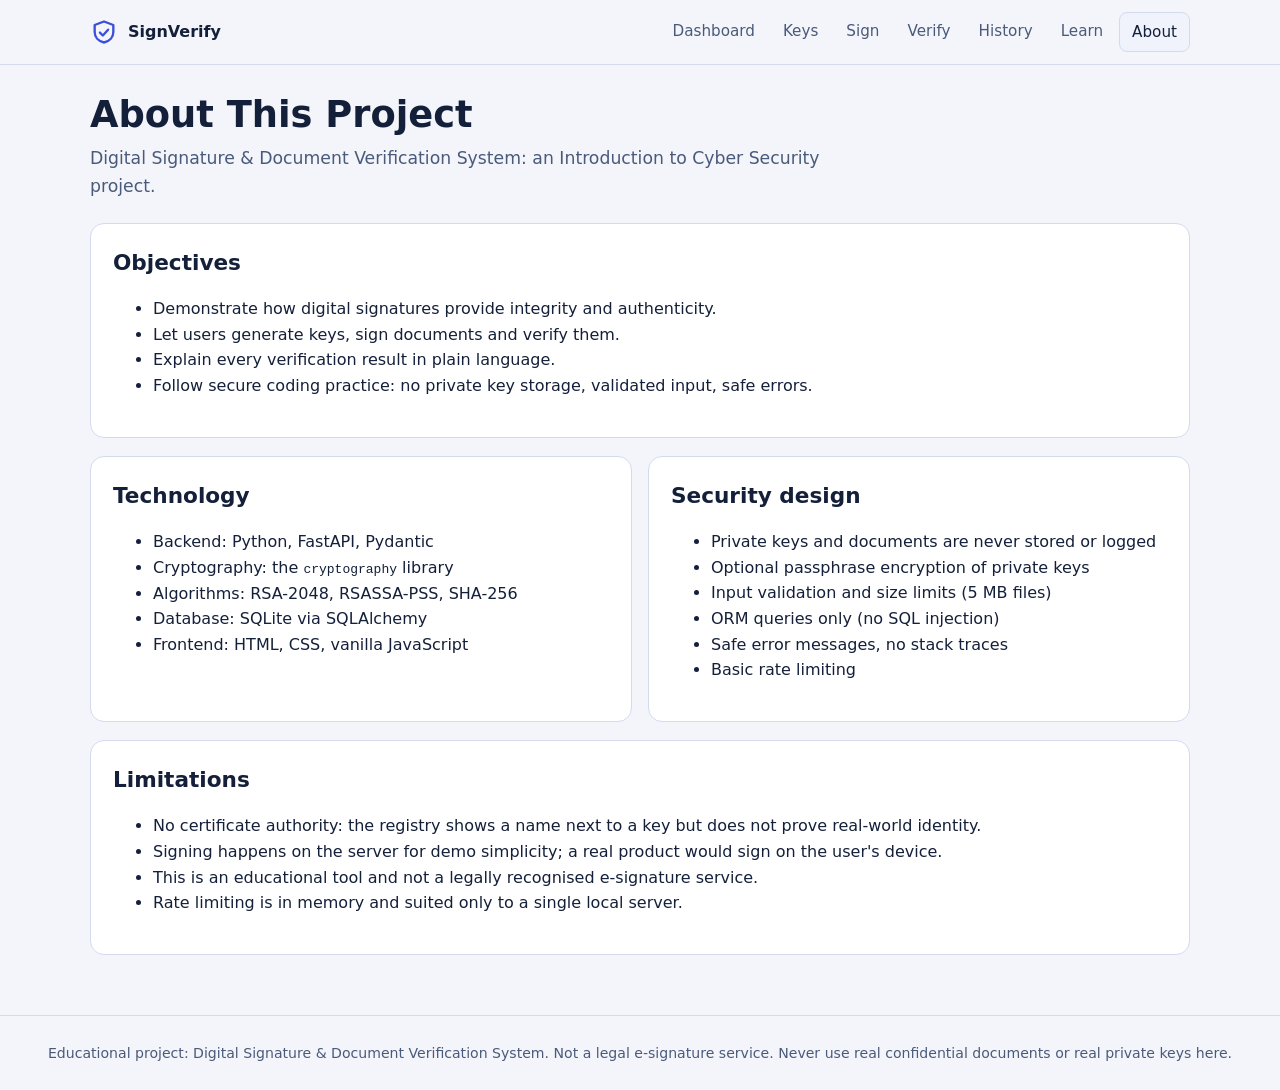
<file: frontend/about.html>
<!DOCTYPE html>
<html lang="en">
<head>
<meta charset="UTF-8">
<meta name="viewport" content="width=device-width, initial-scale=1">
<meta name="description" content="Educational digital signature and document verification system">
<title>About | SignVerify</title>
<link rel="stylesheet" href="css/style.css">
</head>
<body>
<a class="skip-link" href="#main">Skip to content</a>
<header id="site-header"></header>
<main id="main">
<h1>About This Project</h1>
<p class="lead">Digital Signature &amp; Document Verification System: an Introduction to Cyber Security project.</p>

<div class="stack">
<section class="card">
  <h2>Objectives</h2>
  <ul>
    <li>Demonstrate how digital signatures provide integrity and authenticity.</li>
    <li>Let users generate keys, sign documents and verify them.</li>
    <li>Explain every verification result in plain language.</li>
    <li>Follow secure coding practice: no private key storage, validated input, safe errors.</li>
  </ul>
</section>

<section class="grid grid-2">
  <div class="card"><h2>Technology</h2>
    <ul><li>Backend: Python, FastAPI, Pydantic</li><li>Cryptography: the <code>cryptography</code> library</li>
    <li>Algorithms: RSA-2048, RSASSA-PSS, SHA-256</li><li>Database: SQLite via SQLAlchemy</li><li>Frontend: HTML, CSS, vanilla JavaScript</li></ul></div>
  <div class="card"><h2>Security design</h2>
    <ul><li>Private keys and documents are never stored or logged</li><li>Optional passphrase encryption of private keys</li>
    <li>Input validation and size limits (5 MB files)</li><li>ORM queries only (no SQL injection)</li>
    <li>Safe error messages, no stack traces</li><li>Basic rate limiting</li></ul></div>
</section>

<section class="card">
  <h2>Limitations</h2>
  <ul>
    <li>No certificate authority: the registry shows a name next to a key but does not prove real-world identity.</li>
    <li>Signing happens on the server for demo simplicity; a real product would sign on the user's device.</li>
    <li>This is an educational tool and not a legally recognised e-signature service.</li>
    <li>Rate limiting is in memory and suited only to a single local server.</li>
  </ul>
</section>
</div>
</main>
<footer id="site-footer"></footer>
<script src="js/main.js"></script>

</body>
</html>
</file>
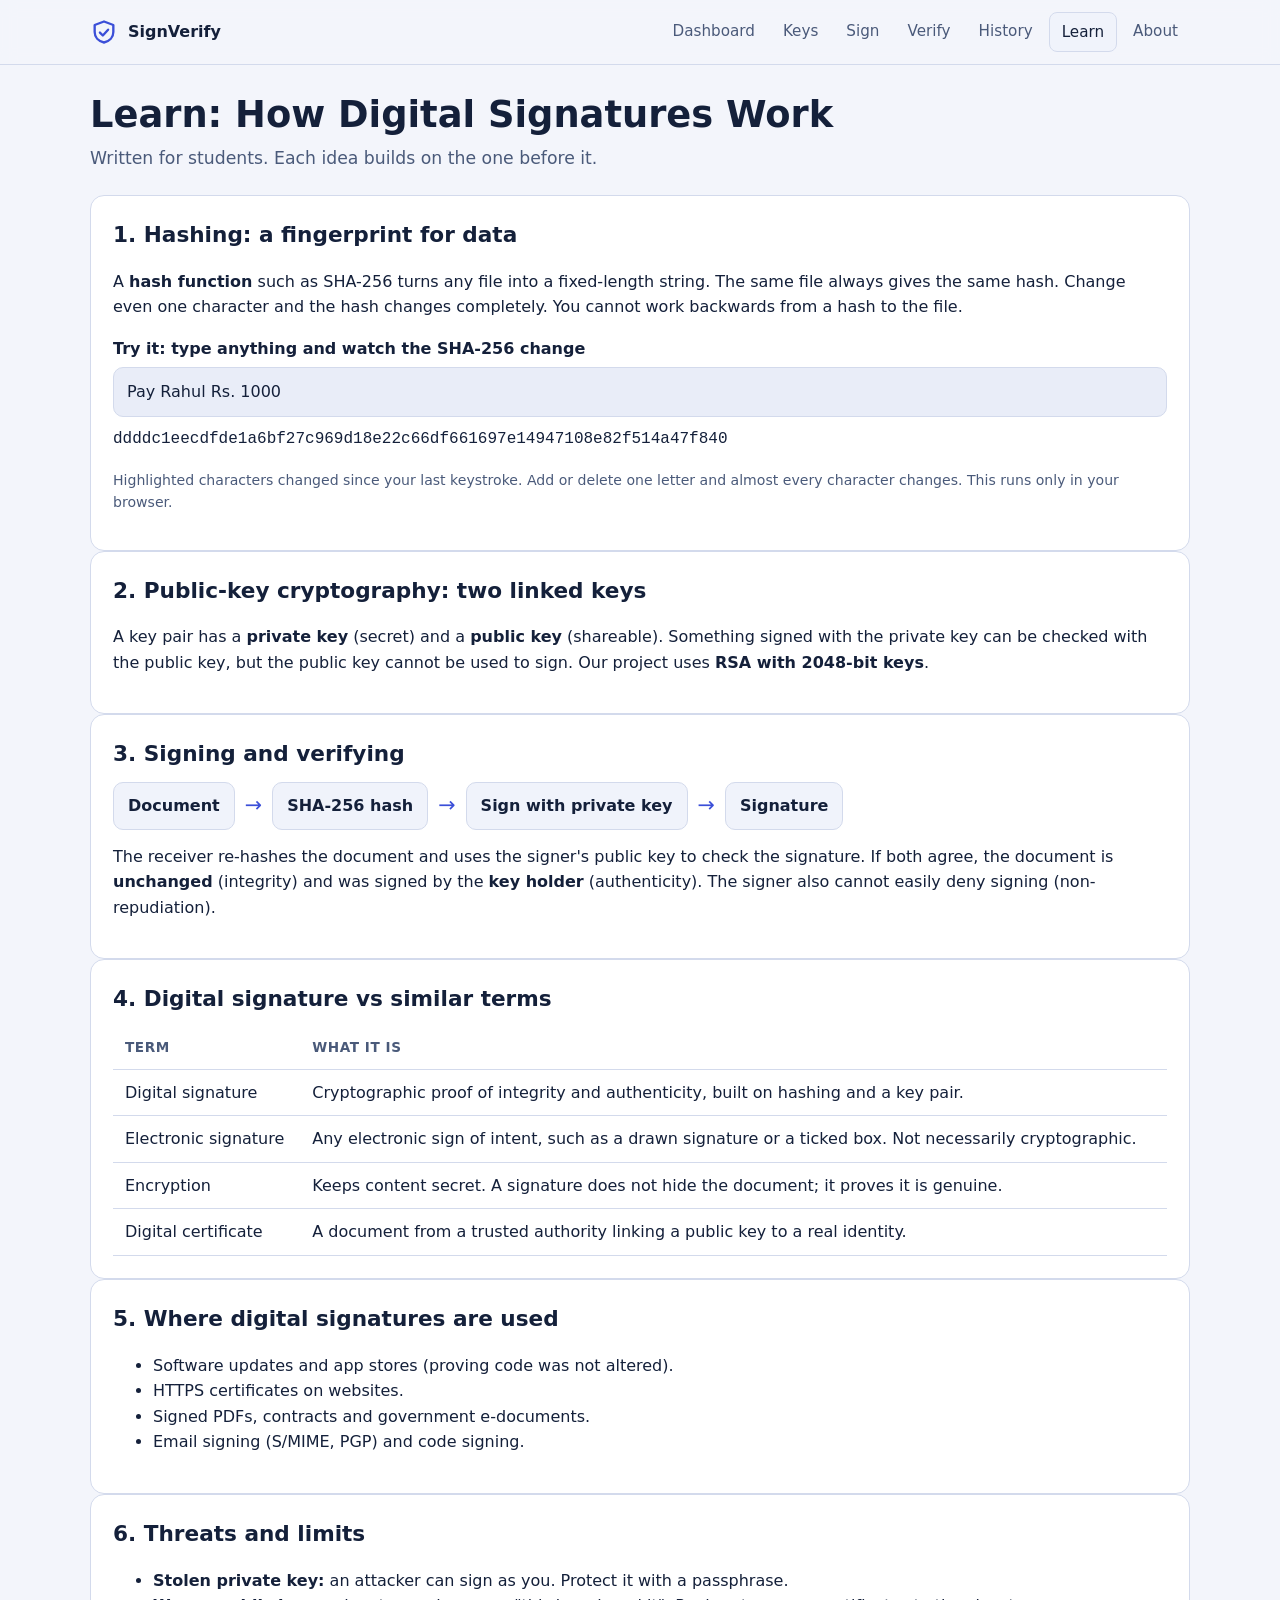
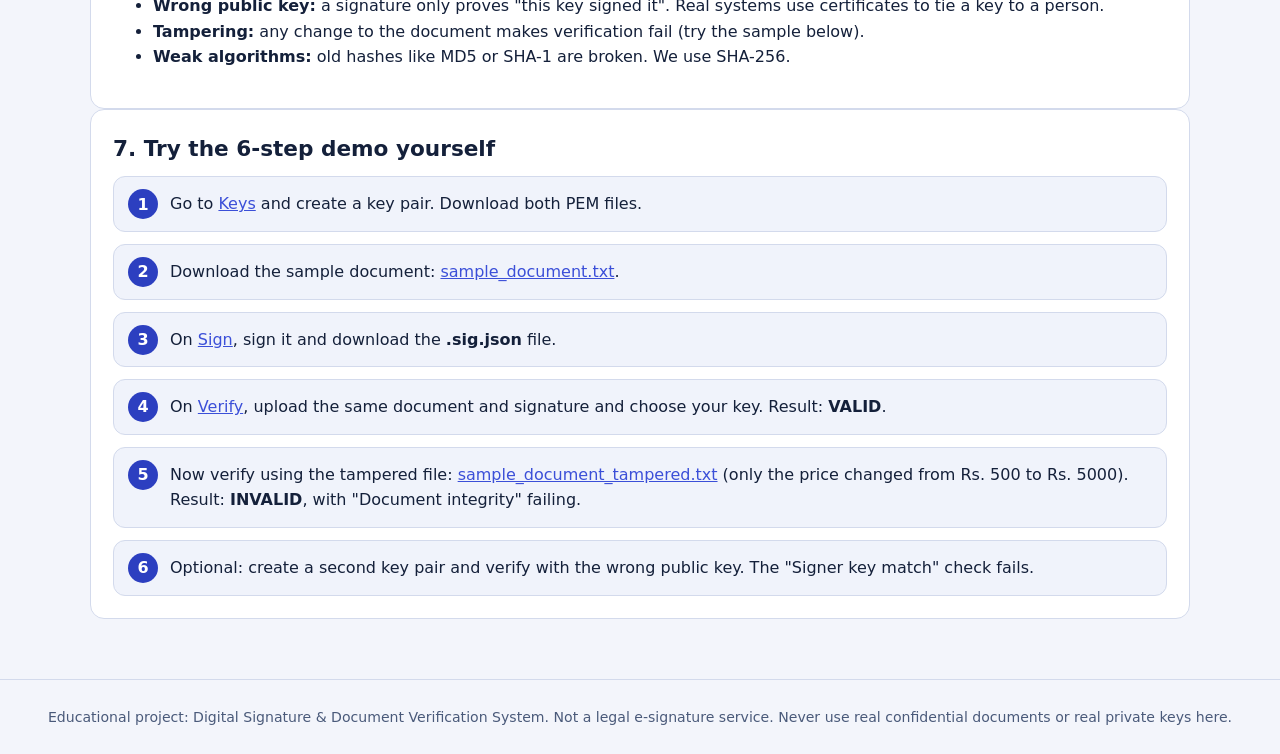
<file: frontend/learn.html>
<!DOCTYPE html>
<html lang="en">
<head>
<meta charset="UTF-8">
<meta name="viewport" content="width=device-width, initial-scale=1">
<meta name="description" content="Educational digital signature and document verification system">
<title>Learn | SignVerify</title>
<link rel="stylesheet" href="css/style.css">
</head>
<body>
<a class="skip-link" href="#main">Skip to content</a>
<header id="site-header"></header>
<main id="main">
<h1>Learn: How Digital Signatures Work</h1>
<p class="lead">Written for students. Each idea builds on the one before it.</p>

<div class="stack">
<section class="card">
  <h2>1. Hashing: a fingerprint for data</h2>
  <p>A <b>hash function</b> such as SHA-256 turns any file into a fixed-length string. The same file always gives the same hash. Change even one character and the hash changes completely. You cannot work backwards from a hash to the file.</p>
  <label for="hash-input">Try it: type anything and watch the SHA-256 change</label>
  <input type="text" id="hash-input" value="Pay Rahul Rs. 1000" autocomplete="off">
  <p class="mono" id="hash-output" style="margin-top:10px" aria-live="polite"></p>
  <p class="hint">Highlighted characters changed since your last keystroke. Add or delete one letter and almost every character changes. This runs only in your browser.</p>
</section>

<section class="card">
  <h2>2. Public-key cryptography: two linked keys</h2>
  <p>A key pair has a <b>private key</b> (secret) and a <b>public key</b> (shareable). Something signed with the private key can be checked with the public key, but the public key cannot be used to sign. Our project uses <b>RSA with 2048-bit keys</b>.</p>
</section>

<section class="card">
  <h2>3. Signing and verifying</h2>
  <div class="flow" aria-label="Signing flow">
    <span class="node">Document</span><span class="arrow">&rarr;</span>
    <span class="node">SHA-256 hash</span><span class="arrow">&rarr;</span>
    <span class="node">Sign with private key</span><span class="arrow">&rarr;</span>
    <span class="node">Signature</span>
  </div>
  <p style="margin-top:14px">The receiver re-hashes the document and uses the signer's public key to check the signature. If both agree, the document is <b>unchanged</b> (integrity) and was signed by the <b>key holder</b> (authenticity). The signer also cannot easily deny signing (non-repudiation).</p>
</section>

<section class="card">
  <h2>4. Digital signature vs similar terms</h2>
  <div class="table-wrap"><table>
    <thead><tr><th>Term</th><th>What it is</th></tr></thead>
    <tbody>
      <tr><td>Digital signature</td><td>Cryptographic proof of integrity and authenticity, built on hashing and a key pair.</td></tr>
      <tr><td>Electronic signature</td><td>Any electronic sign of intent, such as a drawn signature or a ticked box. Not necessarily cryptographic.</td></tr>
      <tr><td>Encryption</td><td>Keeps content secret. A signature does not hide the document; it proves it is genuine.</td></tr>
      <tr><td>Digital certificate</td><td>A document from a trusted authority linking a public key to a real identity.</td></tr>
    </tbody></table></div>
</section>

<section class="card">
  <h2>5. Where digital signatures are used</h2>
  <ul>
    <li>Software updates and app stores (proving code was not altered).</li>
    <li>HTTPS certificates on websites.</li>
    <li>Signed PDFs, contracts and government e-documents.</li>
    <li>Email signing (S/MIME, PGP) and code signing.</li>
  </ul>
</section>

<section class="card">
  <h2>6. Threats and limits</h2>
  <ul>
    <li><b>Stolen private key:</b> an attacker can sign as you. Protect it with a passphrase.</li>
    <li><b>Wrong public key:</b> a signature only proves "this key signed it". Real systems use certificates to tie a key to a person.</li>
    <li><b>Tampering:</b> any change to the document makes verification fail (try the sample below).</li>
    <li><b>Weak algorithms:</b> old hashes like MD5 or SHA-1 are broken. We use SHA-256.</li>
  </ul>
</section>

<section class="card">
  <h2>7. Try the 6-step demo yourself</h2>
  <ol class="steps">
    <li>Go to <a href="keys.html">Keys</a> and create a key pair. Download both PEM files.</li>
    <li>Download the sample document: <a href="samples/sample_document.txt" download>sample_document.txt</a>.</li>
    <li>On <a href="sign.html">Sign</a>, sign it and download the <b>.sig.json</b> file.</li>
    <li>On <a href="verify.html">Verify</a>, upload the same document and signature and choose your key. Result: <b>VALID</b>.</li>
    <li>Now verify using the tampered file: <a href="samples/sample_document_tampered.txt" download>sample_document_tampered.txt</a> (only the price changed from Rs. 500 to Rs. 5000). Result: <b>INVALID</b>, with "Document integrity" failing.</li>
    <li>Optional: create a second key pair and verify with the wrong public key. The "Signer key match" check fails.</li>
  </ol>
</section>
</div>
</main>
<footer id="site-footer"></footer>
<script src="js/main.js"></script>
<script src="js/learn.js"></script>
</body>
</html>
</file>
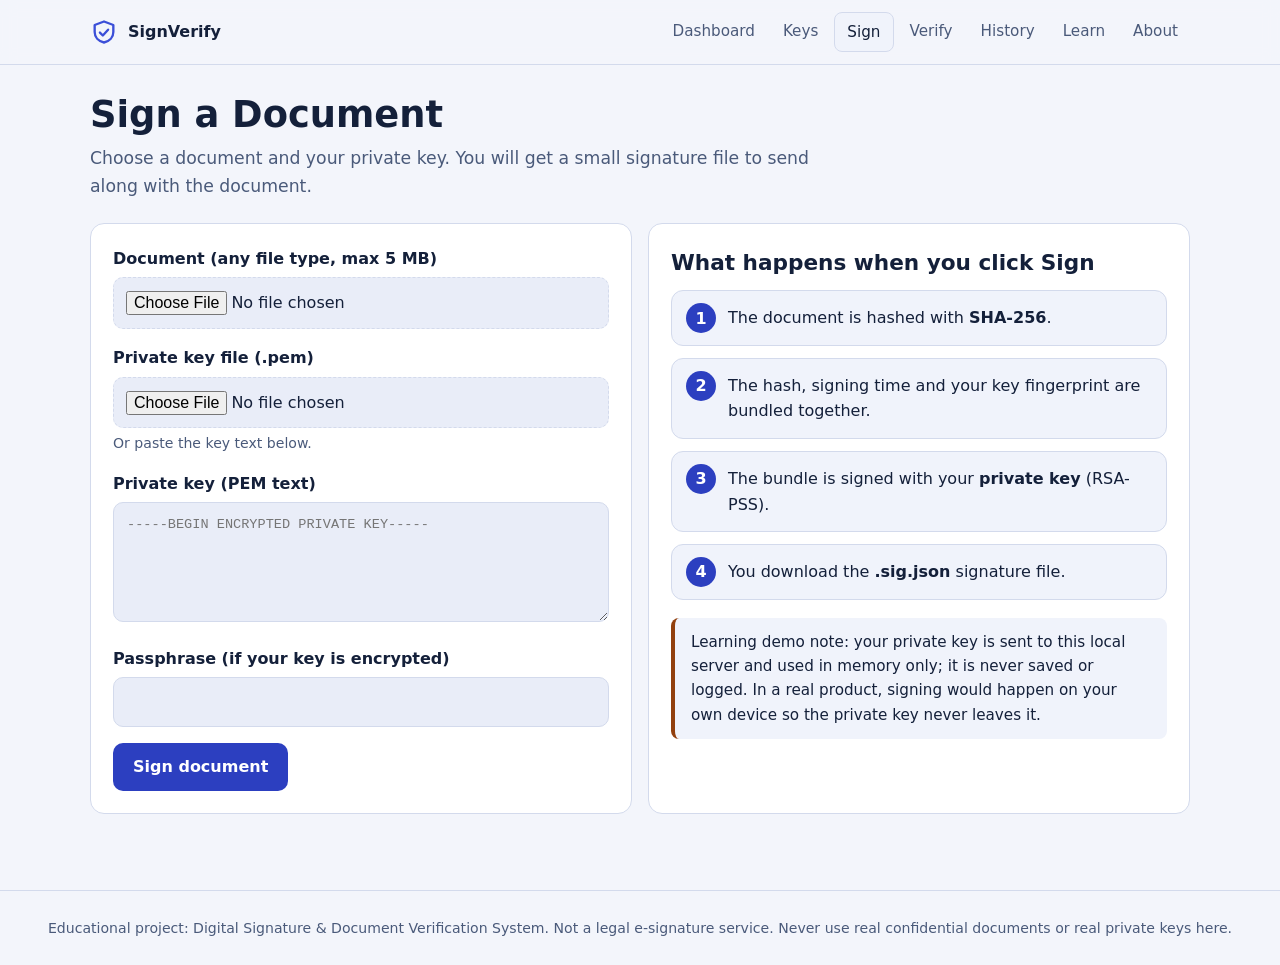
<file: frontend/sign.html>
<!DOCTYPE html>
<html lang="en">
<head>
<meta charset="UTF-8">
<meta name="viewport" content="width=device-width, initial-scale=1">
<meta name="description" content="Educational digital signature and document verification system">
<title>Sign | SignVerify</title>
<link rel="stylesheet" href="css/style.css">
</head>
<body>
<a class="skip-link" href="#main">Skip to content</a>
<header id="site-header"></header>
<main id="main">
<h1>Sign a Document</h1>
<p class="lead">Choose a document and your private key. You will get a small signature file to send along with the document.</p>

<div class="grid grid-2">
  <div class="card">
    <form id="sign-form" novalidate>
      <div class="field">
        <label for="doc-file">Document (any file type, max 5 MB)</label>
        <input type="file" id="doc-file">
      </div>
      <div class="field">
        <label for="key-file">Private key file (.pem)</label>
        <input type="file" id="key-file" accept=".pem,.key,.txt">
        <div class="hint">Or paste the key text below.</div>
      </div>
      <div class="field">
        <label for="private-key">Private key (PEM text)</label>
        <textarea id="private-key" spellcheck="false" autocomplete="off" placeholder="-----BEGIN ENCRYPTED PRIVATE KEY-----"></textarea>
      </div>
      <div class="field">
        <label for="passphrase">Passphrase (if your key is encrypted)</label>
        <input type="password" id="passphrase" maxlength="128" autocomplete="off">
      </div>
      <button class="btn" id="sign-btn" type="submit"><span class="spinner"></span>Sign document</button>
      <div id="alert" aria-live="polite"></div>
    </form>
  </div>
  <div class="card stack">
    <h2>What happens when you click Sign</h2>
    <ol class="steps">
      <li>The document is hashed with <b>SHA-256</b>.</li>
      <li>The hash, signing time and your key fingerprint are bundled together.</li>
      <li>The bundle is signed with your <b>private key</b> (RSA-PSS).</li>
      <li>You download the <b>.sig.json</b> signature file.</li>
    </ol>
    <div class="notice">Learning demo note: your private key is sent to this local server and used in memory only; it is never saved or logged. In a real product, signing would happen on your own device so the private key never leaves it.</div>
  </div>
</div>
<div id="result" style="margin-top:16px" aria-live="polite"></div>
</main>
<footer id="site-footer"></footer>
<script src="js/main.js"></script>
<script src="js/sign.js"></script>
</body>
</html>
</file>
<file: frontend/css/style.css>
/* Digital Signature & Document Verification System - shared styles */
:root {
  --bg: #0b1220;
  --bg-2: #101a2e;
  --card: #141f36;
  --card-2: #1a2744;
  --border: #263556;
  --text: #e8edf7;
  --muted: #a3b1cc;
  --accent: #8b9bff;
  --accent-strong: #6d7fff;
  --ok: #34d399;
  --ok-bg: rgba(52, 211, 153, .12);
  --bad: #f87171;
  --bad-bg: rgba(248, 113, 113, .12);
  --warn: #fbbf24;
  --radius: 14px;
  --mono: ui-monospace, SFMono-Regular, Menlo, Consolas, monospace;
}
@media (prefers-color-scheme: light) {
  :root:not([data-theme="dark"]) {
    --bg: #f3f5fb; --bg-2: #e9edf8; --card: #ffffff; --card-2: #f0f3fb; --border: #d3daec;
    --text: #14203a; --muted: #4a5a7a; --accent: #3b4fd8; --accent-strong: #2c3fc0;
    --ok: #047857; --ok-bg: rgba(4,120,87,.10); --bad: #b91c1c; --bad-bg: rgba(185,28,28,.08); --warn: #92400e;
  }
}
* { box-sizing: border-box; }
html { scroll-behavior: smooth; }
body {
  margin: 0; background: var(--bg); color: var(--text);
  font-family: "Segoe UI", system-ui, -apple-system, Roboto, Arial, sans-serif;
  line-height: 1.6; -webkit-font-smoothing: antialiased;
}
a { color: var(--accent); }
a:focus-visible, button:focus-visible, input:focus-visible, select:focus-visible, textarea:focus-visible {
  outline: 3px solid var(--accent); outline-offset: 2px;
}
.skip-link { position: absolute; left: -999px; top: 8px; background: var(--accent-strong); color: #fff; padding: 8px 14px; border-radius: 8px; z-index: 100; }
.skip-link:focus { left: 8px; }

/* ---------- header / nav ---------- */
.site-header { position: sticky; top: 0; z-index: 50; background: rgba(11,18,32,.92); backdrop-filter: blur(8px); border-bottom: 1px solid var(--border); }
@media (prefers-color-scheme: light) { :root:not([data-theme="dark"]) .site-header { background: rgba(243,245,251,.92); } }
.nav { max-width: 1140px; margin: 0 auto; padding: 12px 20px; display: flex; align-items: center; gap: 18px; }
.brand { display: flex; align-items: center; gap: 10px; font-weight: 700; color: var(--text); text-decoration: none; white-space: nowrap; }
.brand svg { width: 28px; height: 28px; color: var(--accent); }
.nav-links { display: flex; gap: 4px; margin-left: auto; flex-wrap: wrap; }
.nav-links a { color: var(--muted); text-decoration: none; padding: 7px 12px; border-radius: 8px; font-size: .95rem; }
.nav-links a:hover { color: var(--text); background: var(--card); }
.nav-links a[aria-current="page"] { color: var(--text); background: var(--card-2); border: 1px solid var(--border); }
.nav-toggle { display: none; margin-left: auto; background: var(--card); color: var(--text); border: 1px solid var(--border); border-radius: 8px; padding: 6px 12px; font-size: 1rem; cursor: pointer; }
@media (max-width: 860px) {
  .nav-toggle { display: block; }
  .nav { flex-wrap: wrap; }
  .nav-links { display: none; width: 100%; flex-direction: column; margin-left: 0; }
  .nav-links.open { display: flex; }
}

/* ---------- layout ---------- */
main { max-width: 1140px; margin: 0 auto; padding: 28px 20px 60px; }
h1 { font-size: clamp(1.7rem, 3.5vw, 2.3rem); line-height: 1.2; margin: 0 0 8px; }
h2 { font-size: 1.35rem; margin: 0 0 10px; }
h3 { font-size: 1.1rem; margin: 0 0 6px; }
.lead { color: var(--muted); font-size: 1.08rem; max-width: 760px; margin: 0 0 22px; }
.grid { display: grid; gap: 16px; }
.grid-2 { grid-template-columns: repeat(auto-fit, minmax(300px, 1fr)); }
.grid-3 { grid-template-columns: repeat(auto-fit, minmax(240px, 1fr)); }
.grid-4 { grid-template-columns: repeat(auto-fit, minmax(190px, 1fr)); }
.card { background: var(--card); border: 1px solid var(--border); border-radius: var(--radius); padding: 22px; }
.card + .card { margin-top: 0; }
.stack > * + * { margin-top: 18px; }
.muted { color: var(--muted); }
.small { font-size: .9rem; }
.mono { font-family: var(--mono); word-break: break-all; }
.notice { border-left: 4px solid var(--warn); background: var(--card-2); padding: 12px 16px; border-radius: 8px; color: var(--text); font-size: .95rem; }
.notice.info { border-left-color: var(--accent); }

/* ---------- hero & stats ---------- */
.hero { padding: 30px; border-radius: 18px; border: 1px solid var(--border); background: linear-gradient(135deg, var(--card-2), var(--card)); margin-bottom: 22px; }
.stat { text-align: left; }
.stat .num { font-size: 2.2rem; font-weight: 700; line-height: 1.1; }
.stat .label { color: var(--muted); font-size: .92rem; }
.stat.ok .num { color: var(--ok); } .stat.bad .num { color: var(--bad); }
.action-card { text-decoration: none; color: var(--text); display: block; transition: transform .15s, border-color .15s; }
.action-card:hover { transform: translateY(-2px); border-color: var(--accent); }
.action-card .icon { font-size: 1.6rem; }

/* ---------- forms ---------- */
label { display: block; font-weight: 600; margin-bottom: 6px; }
.field { margin-bottom: 16px; }
.hint { color: var(--muted); font-size: .88rem; margin-top: 4px; }
input[type=text], input[type=password], select, textarea {
  width: 100%; background: var(--bg-2); color: var(--text); border: 1px solid var(--border);
  border-radius: 10px; padding: 11px 13px; font: inherit;
}
input[type=file] { width: 100%; background: var(--bg-2); color: var(--text); border: 1px dashed var(--border); border-radius: 10px; padding: 12px; font: inherit; }
textarea { min-height: 120px; resize: vertical; font-family: var(--mono); font-size: .85rem; }
.btn { background: var(--accent-strong); color: #fff; border: 0; padding: 11px 20px; border-radius: 10px; font: inherit; font-weight: 600; cursor: pointer; display: inline-flex; align-items: center; gap: 8px; text-decoration: none; }
.btn:hover { filter: brightness(1.1); }
.btn:disabled { opacity: .6; cursor: wait; }
.btn.secondary { background: var(--card-2); color: var(--text); border: 1px solid var(--border); }
.btn.danger { background: #b91c1c; }
.btn-row { display: flex; gap: 10px; flex-wrap: wrap; margin-top: 8px; }
.spinner { width: 16px; height: 16px; border: 3px solid rgba(255,255,255,.35); border-top-color: #fff; border-radius: 50%; animation: spin .8s linear infinite; display: none; }
.btn.loading .spinner { display: inline-block; }
@keyframes spin { to { transform: rotate(360deg); } }
@media (prefers-reduced-motion: reduce) { .spinner { animation-duration: 2s; } html { scroll-behavior: auto; } .action-card { transition: none; } }

/* ---------- alerts, badges, results ---------- */
.alert { padding: 12px 16px; border-radius: 10px; margin: 14px 0; border: 1px solid; }
.alert.error { background: var(--bad-bg); border-color: var(--bad); color: var(--text); }
.alert.success { background: var(--ok-bg); border-color: var(--ok); color: var(--text); }
.badge { display: inline-block; padding: 3px 12px; border-radius: 999px; font-size: .82rem; font-weight: 700; letter-spacing: .03em; border: 1px solid; }
.badge.ok { color: var(--ok); background: var(--ok-bg); border-color: var(--ok); }
.badge.bad { color: var(--bad); background: var(--bad-bg); border-color: var(--bad); }
.badge.neutral { color: var(--accent); border-color: var(--accent); background: transparent; }
.verdict { border-radius: var(--radius); padding: 22px; border: 2px solid; margin-bottom: 16px; }
.verdict.ok { border-color: var(--ok); background: var(--ok-bg); }
.verdict.bad { border-color: var(--bad); background: var(--bad-bg); }
.verdict .big { font-size: 1.8rem; font-weight: 800; }
.verdict.ok .big { color: var(--ok); } .verdict.bad .big { color: var(--bad); }
.checks { list-style: none; padding: 0; margin: 0; }
.checks li { display: flex; gap: 12px; padding: 12px 0; border-top: 1px solid var(--border); }
.checks li:first-child { border-top: 0; }
.mark { flex: none; width: 28px; height: 28px; border-radius: 50%; display: grid; place-items: center; font-weight: 800; }
.mark.ok { background: var(--ok); color: #04261b; } .mark.bad { background: var(--bad); color: #2a0707; }
.kv { display: grid; grid-template-columns: max-content 1fr; gap: 6px 16px; }
.kv dt { color: var(--muted); } .kv dd { margin: 0; word-break: break-all; }
pre.pem { background: var(--bg-2); border: 1px solid var(--border); border-radius: 10px; padding: 12px; overflow-x: auto; font-family: var(--mono); font-size: .78rem; max-height: 200px; }

/* ---------- tables ---------- */
.table-wrap { overflow-x: auto; }
table { width: 100%; border-collapse: collapse; min-width: 560px; }
th, td { text-align: left; padding: 10px 12px; border-bottom: 1px solid var(--border); vertical-align: top; }
th { color: var(--muted); font-size: .85rem; text-transform: uppercase; letter-spacing: .04em; }
tr:hover td { background: var(--card-2); }

/* ---------- learn page ---------- */
.steps { counter-reset: s; list-style: none; padding: 0; margin: 0; display: grid; gap: 12px; }
.steps li { counter-increment: s; background: var(--card-2); border: 1px solid var(--border); border-radius: 12px; padding: 14px 16px 14px 56px; position: relative; }
.steps li::before { content: counter(s); position: absolute; left: 14px; top: 12px; width: 30px; height: 30px; border-radius: 50%; background: var(--accent-strong); color: #fff; display: grid; place-items: center; font-weight: 700; }
.flow { display: flex; flex-wrap: wrap; gap: 10px; align-items: center; }
.flow .node { background: var(--card-2); border: 1px solid var(--border); border-radius: 10px; padding: 10px 14px; font-weight: 600; }
.flow .arrow { color: var(--accent); font-size: 1.3rem; }
dialog { background: var(--card); color: var(--text); border: 1px solid var(--border); border-radius: var(--radius); max-width: 640px; width: 92%; padding: 22px; }
dialog::backdrop { background: rgba(0,0,0,.6); }
footer { text-align: center; color: var(--muted); font-size: .88rem; padding: 26px 20px; border-top: 1px solid var(--border); }
</file>
